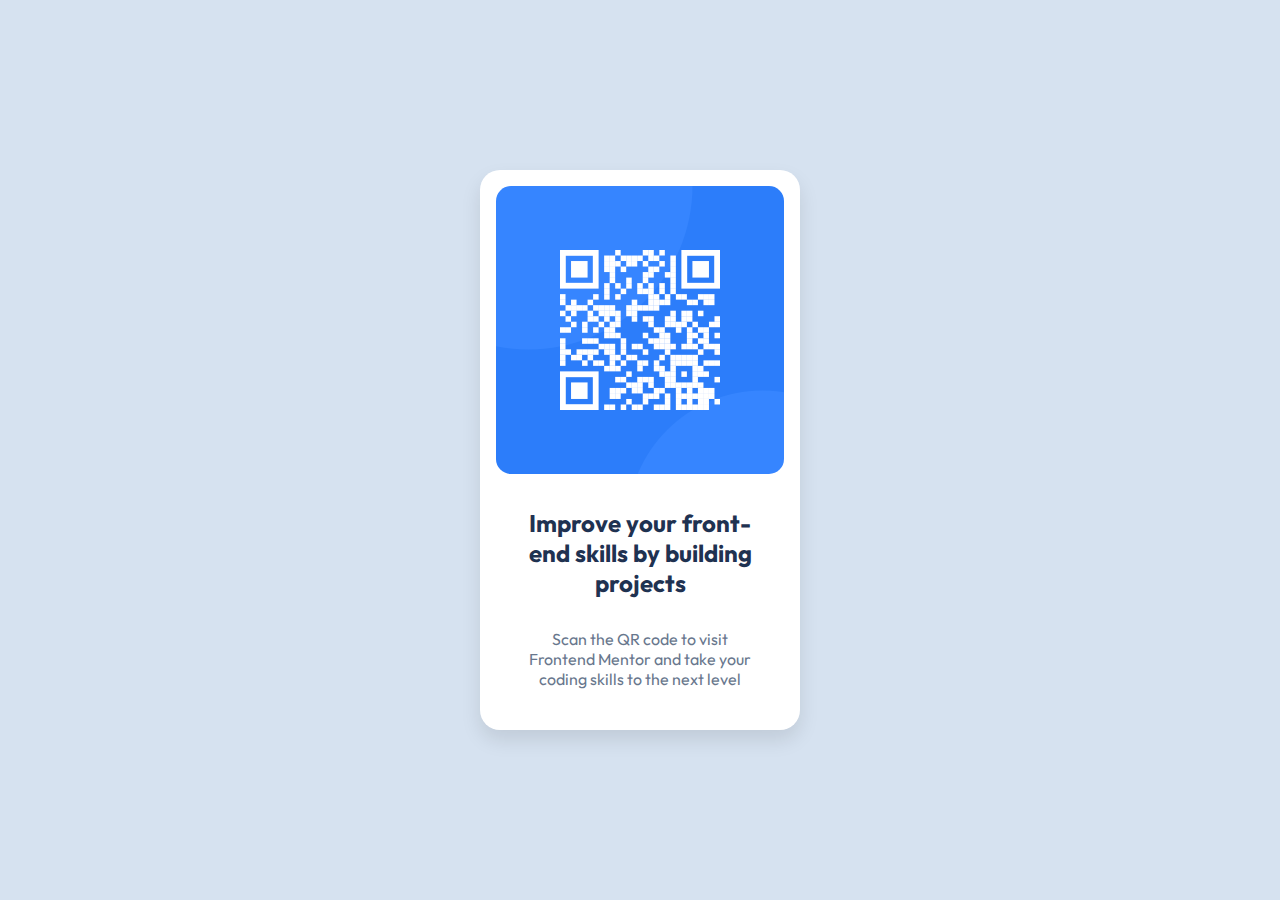
<file: index.html>
<!DOCTYPE html>
<html lang="en">
<head>
  <meta charset="UTF-8">
  <meta name="viewport" content="width=device-width, initial-scale=1.0">
  <link rel="icon" type="image/png" sizes="32x32" href="./images/favicon-32x32.png">
  <link rel="preconnect" href="https://fonts.googleapis.com">
  <link rel="preconnect" href="https://fonts.gstatic.com" crossorigin>
  <link href="https://fonts.googleapis.com/css2?family=Outfit&display=swap" rel="stylesheet">
  <link rel="stylesheet" href="style2.css">
  <title>Frontend Mentor | QR code component</title>
</head>
<body>
  <main class="card">
    <img src="image-qr-code.png" alt="QR code" class="qr-image">
    <h2>Improve your front-end skills by building projects</h2>
    <p>Scan the QR code to visit Frontend Mentor and take your coding skills to the next level</p>
  </main>
</body>
</html>
</file>
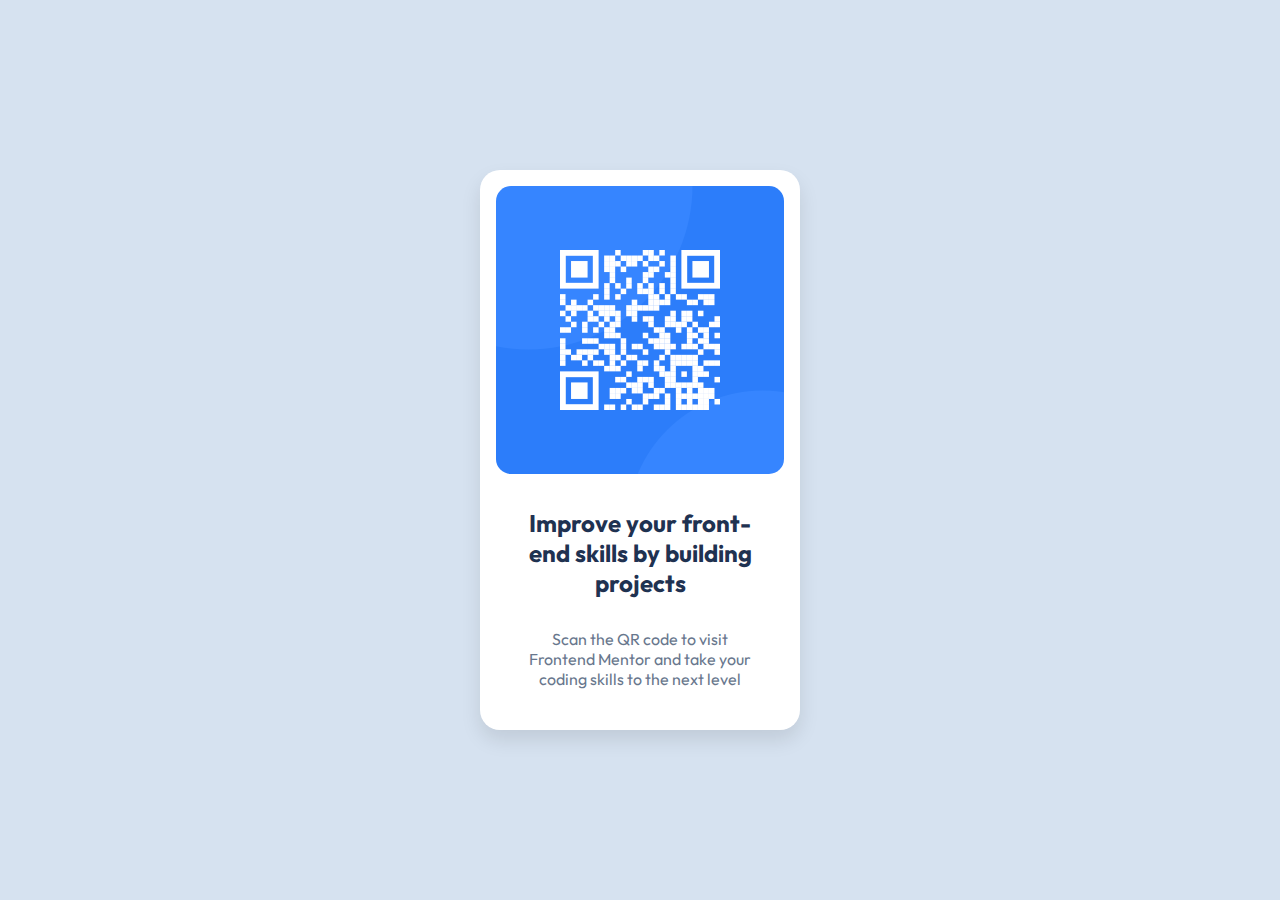
<file: index2.html>
<!DOCTYPE html>
<html lang="en">
<head>
  <meta charset="UTF-8">
  <meta name="viewport" content="width=device-width, initial-scale=1.0">
  <link rel="icon" type="image/png" sizes="32x32" href="./images/favicon-32x32.png">
  <link rel="preconnect" href="https://fonts.googleapis.com">
  <link rel="preconnect" href="https://fonts.gstatic.com" crossorigin>
  <link href="https://fonts.googleapis.com/css2?family=Outfit&display=swap" rel="stylesheet">
  <link rel="stylesheet" href="style2.css">
  <title>Frontend Mentor | QR code component</title>
</head>
<body>
  <main class="card">
    <img src="image-qr-code.png" alt="QR code" class="qr-image">
    <h2>Improve your front-end skills by building projects</h2>
    <p>Scan the QR code to visit Frontend Mentor and take your coding skills to the next level</p>
  </main>
</body>
</html>
</file>
<file: style2.css>
* {
  margin: 0;
  padding: 0;
  box-sizing: border-box;
}

body {
  font-family: 'Outfit', sans-serif;
  background-color: hsl(212, 45%, 89%);
  display: flex;
  align-items: center;
  justify-content: center;
  min-height: 100vh;
  padding: 1rem;
}

.card {
  background-color: hsl(0, 0%, 100%);
  border-radius: 20px;
  padding: 1rem;
  max-width: 320px;
  text-align: center;
  box-shadow: 0 10px 20px rgba(0, 0, 0, 0.1);
 padding-bottom: 1.6rem;
}

.qr-image {
  width: 100%;
  border-radius: 15px;
  margin-bottom: 1.5rem;
}

h2 {
  font-weight: 700;
  color: hsl(218, 44%, 22%);
  margin-bottom: 0.5rem;
  padding:0.4rem 1.5rem;
  /* font-size: 1.25rem; */
}

p {
  font-weight: 400;
  color: hsl(216, 15%, 48%);
  /* font-size: 0.9375rem; */
  padding:1rem 1.5rem;
  
}


@media (min-width: 1440px) {
  .card {
    max-width: 400px;
    padding: 2rem;
  }

  h2 {
    font-size: 1.5rem;
  }

  p {
    font-size: 1rem;
  }
}
</file>
